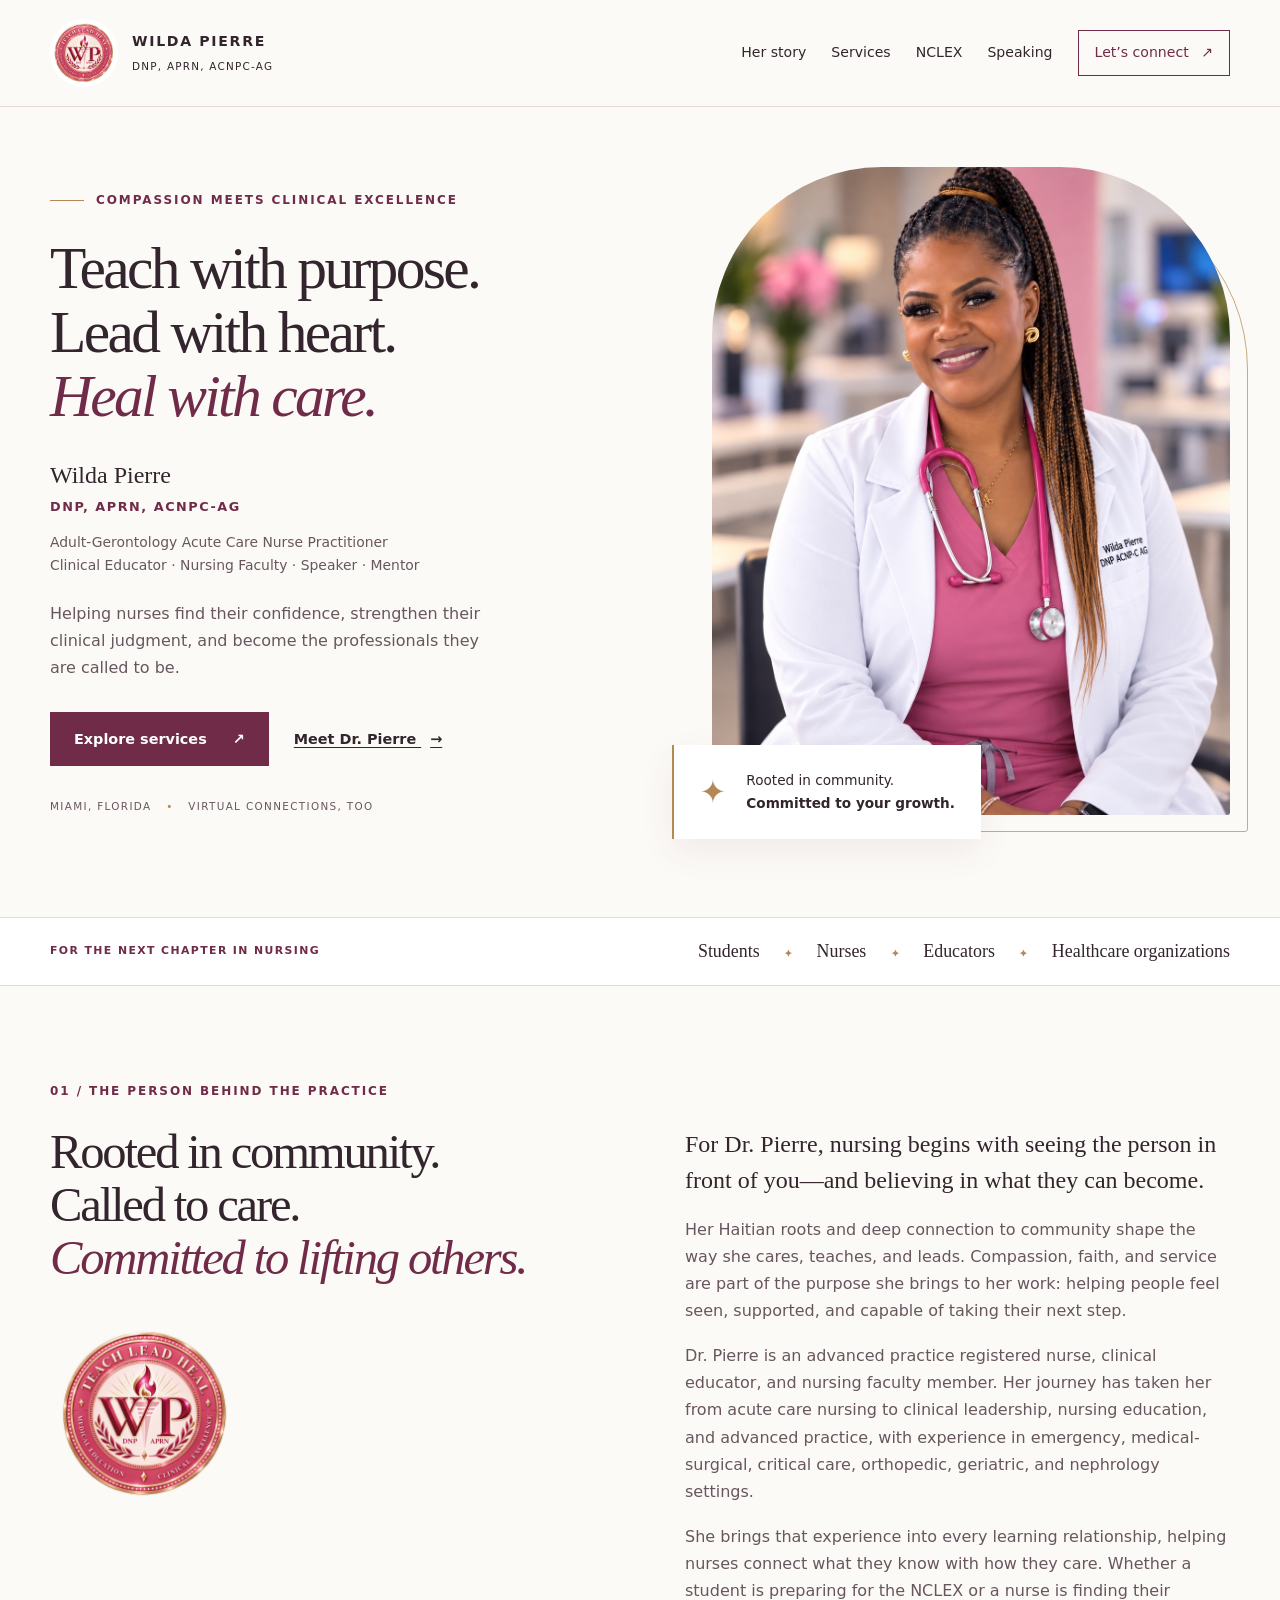
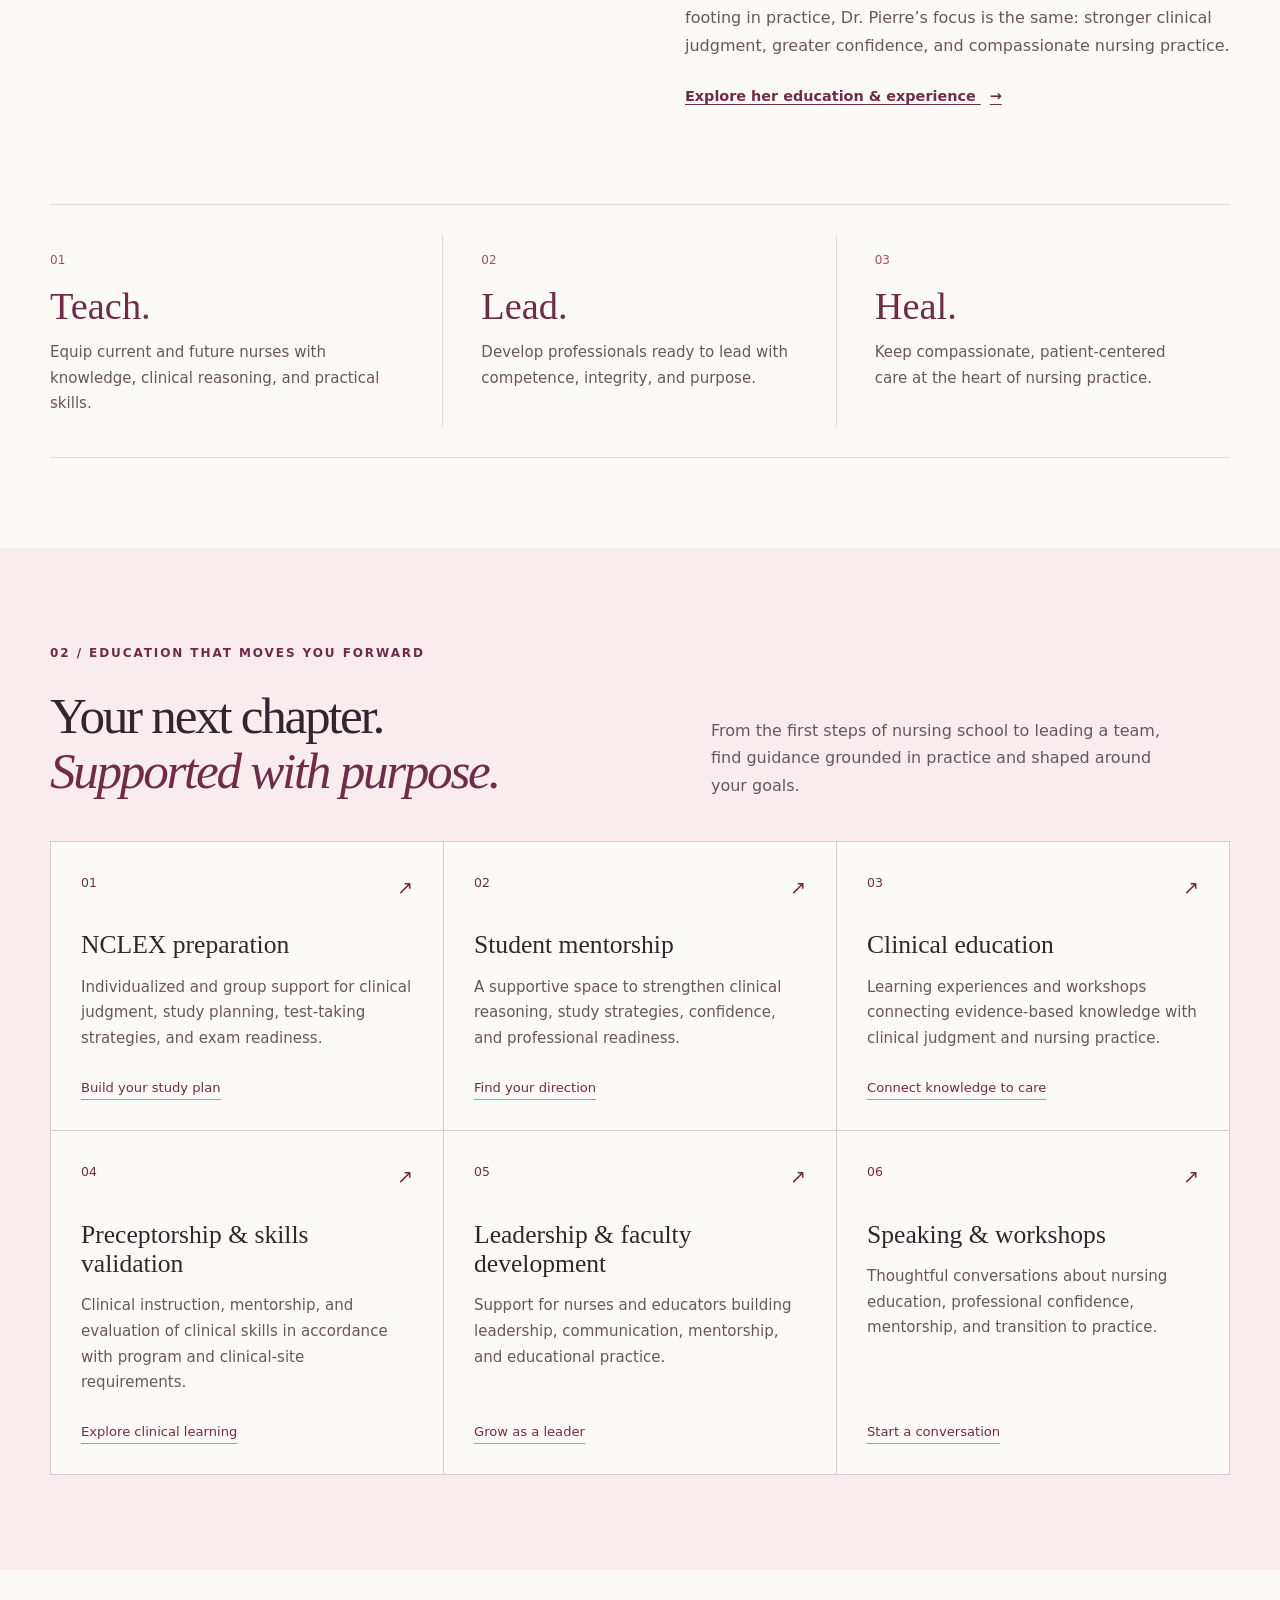
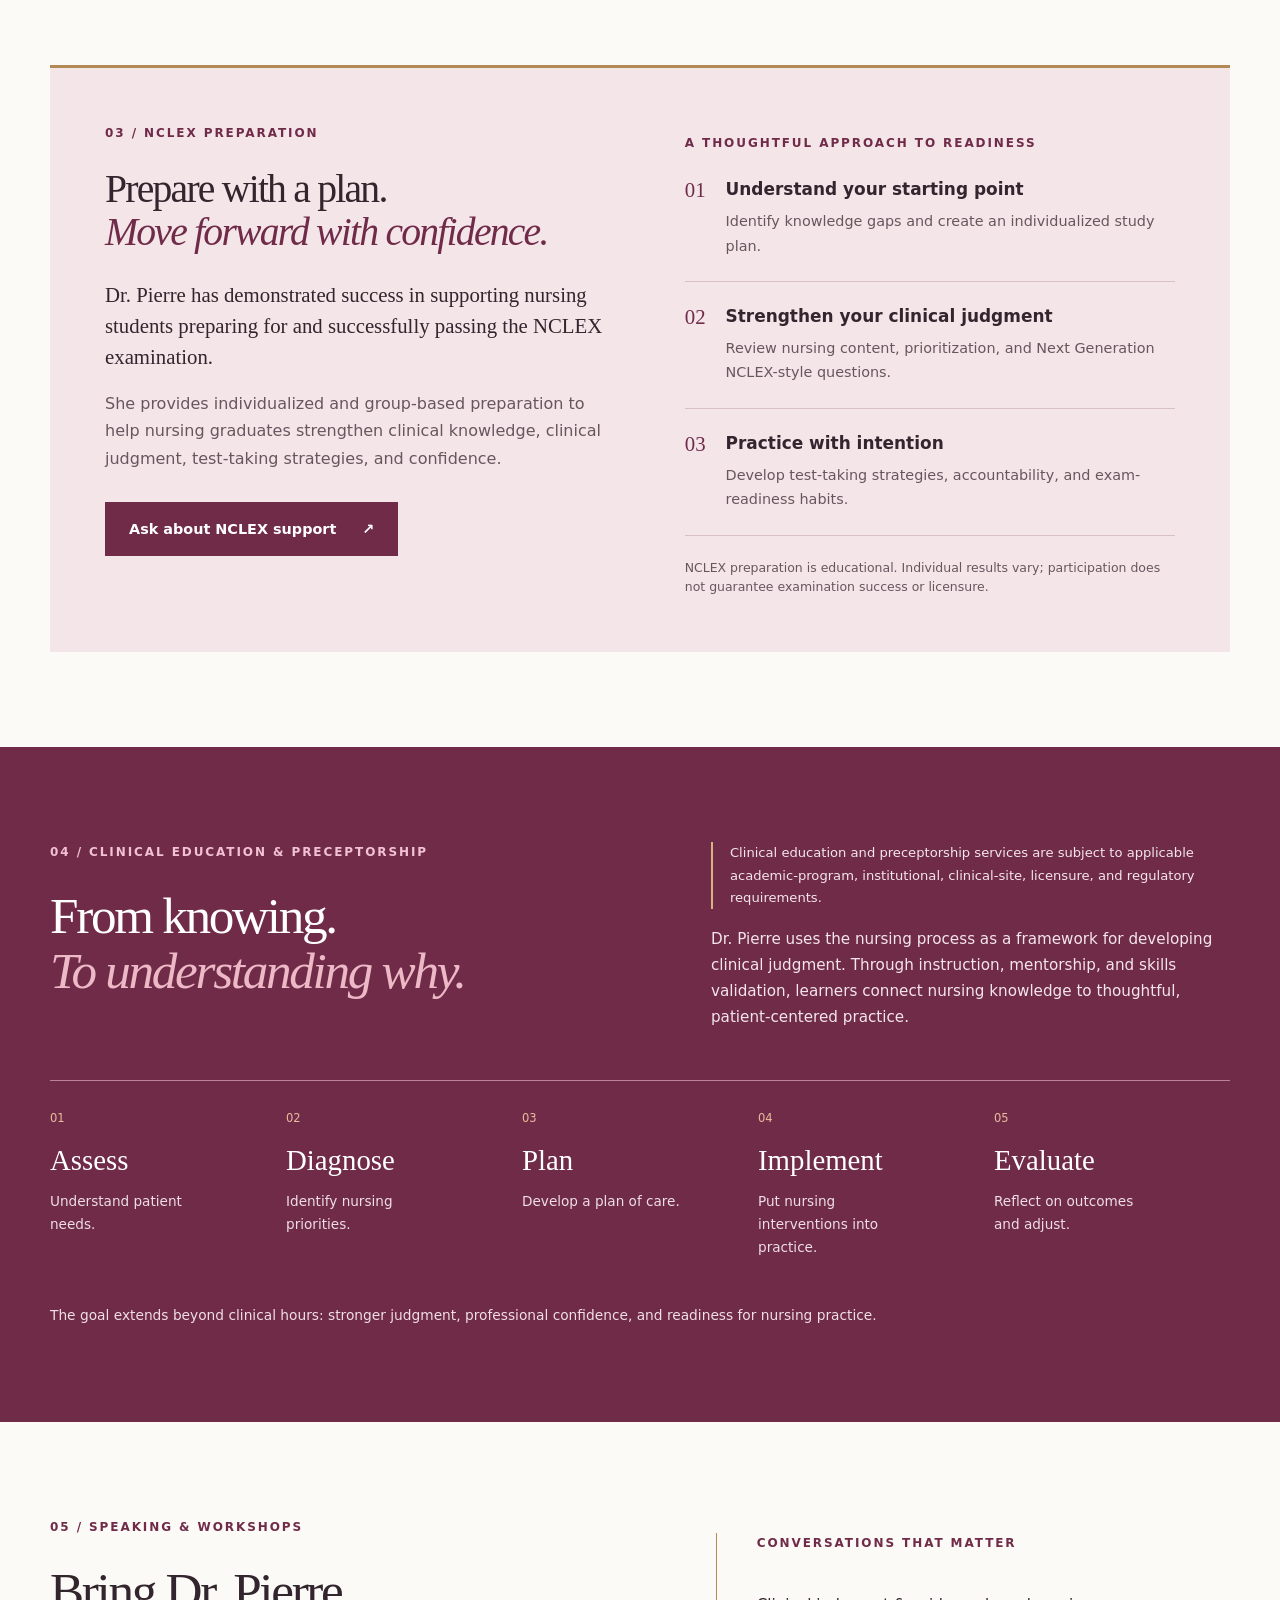
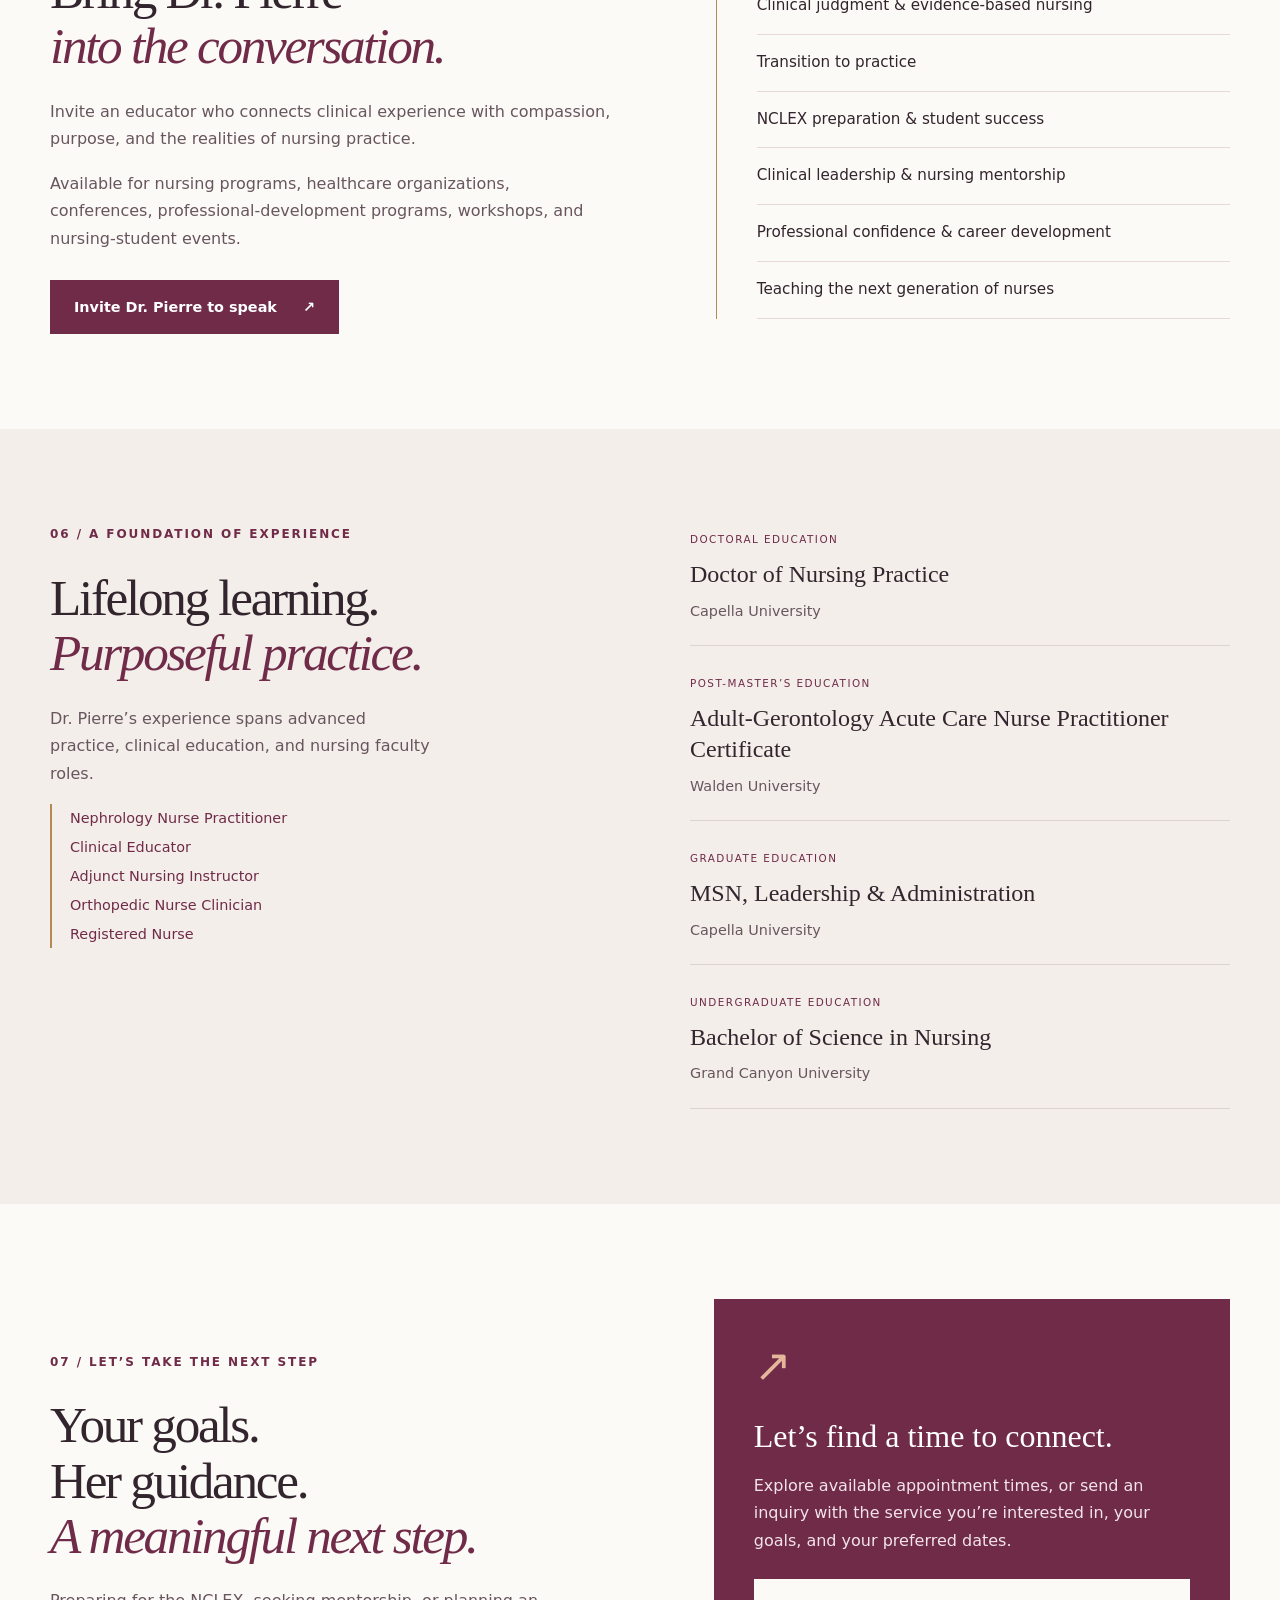
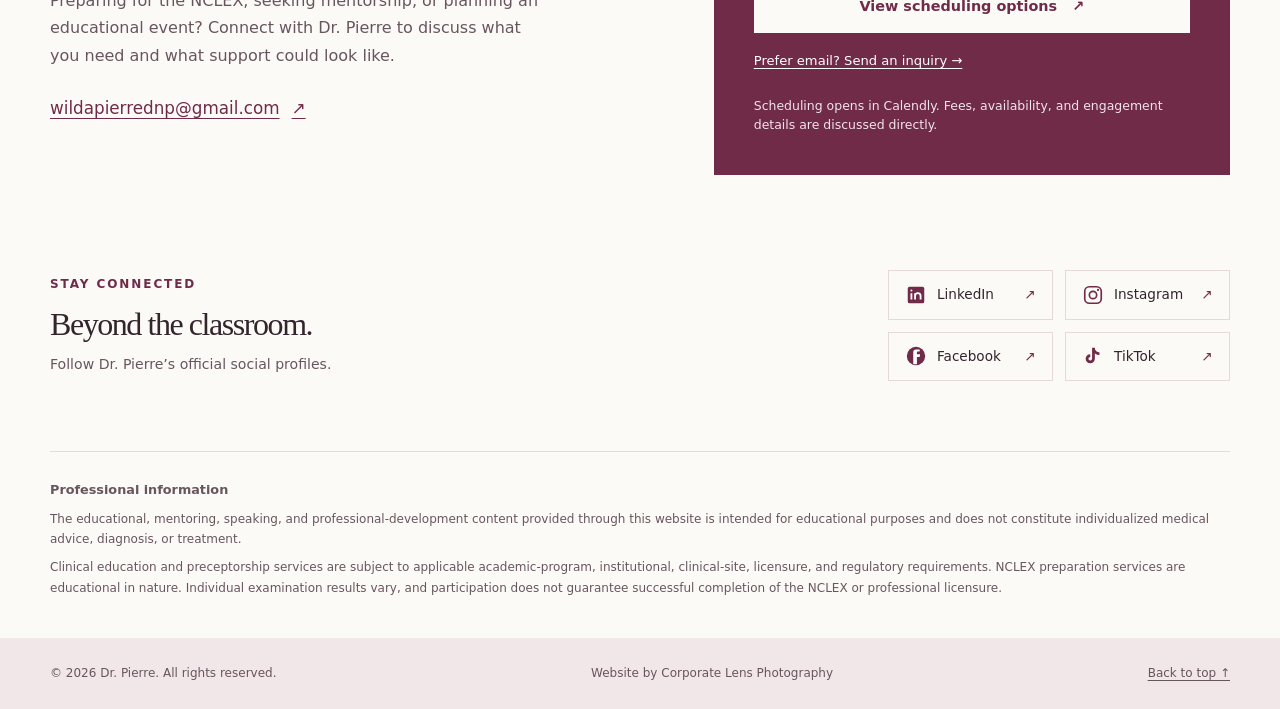
<file: index.html>
<!doctype html>
<html lang="en">
<head>
  <meta charset="utf-8">
  <meta name="viewport" content="width=device-width, initial-scale=1">
  <title>Dr. Wilda Pierre | Nursing Education, NCLEX & Mentorship</title>
  <meta name="description" content="Wilda Pierre, DNP, APRN, ACNPC-AG: nursing education, NCLEX preparation, clinical preceptorship, mentorship and speaking in Miami and virtually.">
  <link rel="canonical" href="https://wildapierrednp.com/">
  <meta name="theme-color" content="#702b49">
  <meta property="og:type" content="website">
  <meta property="og:title" content="Dr. Wilda Pierre — Teach. Lead. Heal.">
  <meta property="og:description" content="Nursing education, NCLEX preparation and mentorship grounded in clinical excellence, compassion and community.">
  <meta property="og:url" content="https://wildapierrednp.com/">
  <meta property="og:image" content="https://wildapierrednp.com/images/wp-medallion.jpg">
  <meta property="og:image:alt" content="Dr. Wilda Pierre’s pink and gold WP medallion — Teach. Lead. Heal.">
  <meta property="og:image:type" content="image/jpeg">
  <meta property="og:image:width" content="1536">
  <meta property="og:image:height" content="1536">
  <meta property="og:site_name" content="Dr. Wilda Pierre">
  <meta name="twitter:title" content="Dr. Wilda Pierre — Teach. Lead. Heal.">
  <meta name="twitter:description" content="Nursing education, NCLEX preparation and mentorship grounded in clinical excellence, compassion and community.">
  <meta name="twitter:image" content="https://wildapierrednp.com/images/wp-medallion.jpg">
  <meta name="twitter:image:alt" content="Dr. Wilda Pierre’s pink and gold WP medallion — Teach. Lead. Heal.">
  <meta name="twitter:card" content="summary_large_image">
  <link rel="icon" href="images/wp-medallion.jpg" type="image/jpeg">
  <link rel="stylesheet" href="styles.css">
  <script src="script.js" defer></script>
  <script type="application/ld+json">
{
  "@context": "https://schema.org",
  "@graph": [
    {
      "@type": "Person",
      "@id": "https://wildapierrednp.com/#dr-wilda-pierre",
      "name": "Wilda Pierre",
      "honorificSuffix": "DNP, APRN, ACNPC-AG",
      "url": "https://wildapierrednp.com/",
      "image": "https://wildapierrednp.com/images/dr-wilda-pierre-portrait.jpg",
      "jobTitle": [
        "Adult-Gerontology Acute Care Nurse Practitioner",
        "Clinical Educator",
        "Nursing Faculty",
        "Speaker",
        "Mentor"
      ],
      "description": "Dr. Wilda Pierre provides nursing education, NCLEX preparation, mentorship, clinical preceptorship and speaking in Miami, Florida, and virtually.",
      "sameAs": [
        "https://www.linkedin.com/in/wildapierrednp/",
        "https://www.instagram.com/childofgod2004/",
        "https://www.facebook.com/share/1DMZ7DeaRK/",
        "https://www.tiktok.com/@childofgod2004"
      ],
      "knowsAbout": [
        "Nursing education",
        "NCLEX preparation",
        "Clinical judgment",
        "Clinical preceptorship",
        "Nursing mentorship",
        "Nursing leadership"
      ],
      "alumniOf": [
        {
          "@type": "CollegeOrUniversity",
          "name": "Capella University"
        },
        {
          "@type": "CollegeOrUniversity",
          "name": "Walden University"
        },
        {
          "@type": "CollegeOrUniversity",
          "name": "Grand Canyon University"
        }
      ]
    },
    {
      "@type": "WebSite",
      "@id": "https://wildapierrednp.com/#website",
      "url": "https://wildapierrednp.com/",
      "name": "Dr. Wilda Pierre — Teach. Lead. Heal.",
      "publisher": {
        "@id": "https://wildapierrednp.com/#dr-wilda-pierre"
      }
    },
    {
      "@type": "WebPage",
      "@id": "https://wildapierrednp.com/#webpage",
      "url": "https://wildapierrednp.com/",
      "name": "Dr. Wilda Pierre | Nursing Education, NCLEX & Mentorship",
      "isPartOf": {
        "@id": "https://wildapierrednp.com/#website"
      },
      "about": {
        "@id": "https://wildapierrednp.com/#dr-wilda-pierre"
      },
      "inLanguage": "en-US"
    }
  ]
}
  </script>
</head>
<body>
<a class="skip-link" href="#main">Skip to content</a>
<header class="site-header">
  <div class="container header-inner">
    <a class="brand" href="#top" aria-label="Wilda Pierre, DNP, APRN, ACNPC-AG, home"><img src="images/wp-medallion.jpg" width="72" height="72" alt="WP — Teach, Lead, Heal"><span>WILDA PIERRE<small>DNP, APRN, ACNPC-AG</small></span></a>
    <button class="menu-toggle" aria-expanded="false" aria-controls="navigation" hidden>Menu <span aria-hidden="true">☰</span></button>
    <nav id="navigation" aria-label="Main navigation"><a href="#about">Her story</a><a href="#services">Services</a><a href="#nclex">NCLEX</a><a href="#speaking">Speaking</a><a class="nav-cta" href="#contact">Let’s connect <span aria-hidden="true">↗</span></a></nav>
  </div>
</header>
<main id="main">
  <section class="hero container" id="top" aria-labelledby="hero-heading">
    <div class="hero-copy">
      <p class="eyebrow"><span class="gold-rule"></span> COMPASSION MEETS CLINICAL EXCELLENCE</p>
      <h1 id="hero-heading">Teach with purpose.<br>Lead with heart.<br><em>Heal with care.</em></h1>
      <p class="hero-name">Wilda Pierre <span>DNP, APRN, ACNPC-AG</span></p>
      <p class="hero-role">Adult-Gerontology Acute Care Nurse Practitioner<br>Clinical Educator · Nursing Faculty · Speaker · Mentor</p>
      <p class="hero-intro">Helping nurses find their confidence, strengthen their clinical judgment, and become the professionals they are called to be.</p>
      <div class="button-row"><a class="button" href="#services">Explore services <span aria-hidden="true">↗</span></a><a class="text-link" href="#about">Meet Dr. Pierre <span aria-hidden="true">→</span></a></div>
      <p class="location">MIAMI, FLORIDA <span>•</span> VIRTUAL CONNECTIONS, TOO</p>
    </div>
    <div class="hero-visual">
      <figure class="portrait"><img src="images/dr-wilda-pierre-portrait.jpg" width="1121" height="1403" fetchpriority="high" alt="Dr. Pierre smiling in a white coat and pink scrubs"></figure>
      <div class="portrait-note"><span class="note-star" aria-hidden="true">✦</span><span>Rooted in community.<br><strong>Committed to your growth.</strong></span></div>
    </div>
  </section>
  <div class="audience-strip"><div class="container"><span>FOR THE NEXT CHAPTER IN NURSING</span><p>Students <b>✦</b> Nurses <b>✦</b> Educators <b>✦</b> Healthcare organizations</p></div></div>
  <section class="section container story" id="about" aria-labelledby="about-heading">
    <div class="story-heading"><p class="eyebrow">01 / THE PERSON BEHIND THE PRACTICE</p><h2 id="about-heading">Rooted in community.<br>Called to care.<br><em>Committed to lifting others.</em></h2><img class="story-seal" src="images/wp-medallion.jpg" width="190" height="190" loading="lazy" alt="Dr. Pierre’s pink and gold WP medallion: Teach, Lead, Heal"></div>
    <div class="story-copy"><p class="lead">For Dr. Pierre, nursing begins with seeing the person in front of you—and believing in what they can become.</p><p>Her Haitian roots and deep connection to community shape the way she cares, teaches, and leads. Compassion, faith, and service are part of the purpose she brings to her work: helping people feel seen, supported, and capable of taking their next step.</p><p>Dr. Pierre is an advanced practice registered nurse, clinical educator, and nursing faculty member. Her journey has taken her from acute care nursing to clinical leadership, nursing education, and advanced practice, with experience in emergency, medical-surgical, critical care, orthopedic, geriatric, and nephrology settings.</p><p>She brings that experience into every learning relationship, helping nurses connect what they know with how they care. Whether a student is preparing for the NCLEX or a nurse is finding their footing in practice, Dr. Pierre’s focus is the same: stronger clinical judgment, greater confidence, and compassionate nursing practice.</p><a class="text-link" href="#credentials">Explore her education & experience <span aria-hidden="true">→</span></a></div>
  </section>
  <section class="philosophy container" aria-label="Dr. Pierre’s philosophy of nursing"><article><span>01</span><h3>Teach.</h3><p>Equip current and future nurses with knowledge, clinical reasoning, and practical skills.</p></article><article><span>02</span><h3>Lead.</h3><p>Develop professionals ready to lead with competence, integrity, and purpose.</p></article><article><span>03</span><h3>Heal.</h3><p>Keep compassionate, patient-centered care at the heart of nursing practice.</p></article></section>
  <section class="section services" id="services" aria-labelledby="services-heading"><div class="container">
    <div class="section-heading"><div><p class="eyebrow">02 / EDUCATION THAT MOVES YOU FORWARD</p><h2 id="services-heading">Your next chapter.<br><em>Supported with purpose.</em></h2></div><p>From the first steps of nursing school to leading a team, find guidance grounded in practice and shaped around your goals.</p></div>
    <div class="service-grid">
      <a class="service-card" href="#nclex"><span class="service-index">01 <span aria-hidden="true">↗</span></span><h3>NCLEX preparation</h3><p>Individualized and group support for clinical judgment, study planning, test-taking strategies, and exam readiness.</p><span class="service-link">Build your study plan</span></a>
      <a class="service-card" href="#contact"><span class="service-index">02 <span aria-hidden="true">↗</span></span><h3>Student mentorship</h3><p>A supportive space to strengthen clinical reasoning, study strategies, confidence, and professional readiness.</p><span class="service-link">Find your direction</span></a>
      <a class="service-card" href="#clinical"><span class="service-index">03 <span aria-hidden="true">↗</span></span><h3>Clinical education</h3><p>Learning experiences and workshops connecting evidence-based knowledge with clinical judgment and nursing practice.</p><span class="service-link">Connect knowledge to care</span></a>
      <a class="service-card" href="#clinical"><span class="service-index">04 <span aria-hidden="true">↗</span></span><h3>Preceptorship & skills validation</h3><p>Clinical instruction, mentorship, and evaluation of clinical skills in accordance with program and clinical-site requirements.</p><span class="service-link">Explore clinical learning</span></a>
      <a class="service-card" href="#contact"><span class="service-index">05 <span aria-hidden="true">↗</span></span><h3>Leadership & faculty development</h3><p>Support for nurses and educators building leadership, communication, mentorship, and educational practice.</p><span class="service-link">Grow as a leader</span></a>
      <a class="service-card" href="#speaking"><span class="service-index">06 <span aria-hidden="true">↗</span></span><h3>Speaking & workshops</h3><p>Thoughtful conversations about nursing education, professional confidence, mentorship, and transition to practice.</p><span class="service-link">Start a conversation</span></a>
    </div>
  </div></section>
  <section class="section container" id="nclex" aria-labelledby="nclex-heading"><div class="nclex-panel">
    <div><p class="eyebrow">03 / NCLEX PREPARATION</p><h2 id="nclex-heading">Prepare with a plan.<br><em>Move forward with confidence.</em></h2><p class="lead">Dr. Pierre has demonstrated success in supporting nursing students preparing for and successfully passing the NCLEX examination.</p><p>She provides individualized and group-based preparation to help nursing graduates strengthen clinical knowledge, clinical judgment, test-taking strategies, and confidence.</p><a class="button" href="mailto:wildapierrednp@gmail.com?subject=NCLEX%20Preparation%20Inquiry">Ask about NCLEX support <span aria-hidden="true">↗</span></a></div>
    <div class="nclex-details"><p class="eyebrow">A THOUGHTFUL APPROACH TO READINESS</p><ul class="numbered-list"><li><span>01</span><div><h3>Understand your starting point</h3><p>Identify knowledge gaps and create an individualized study plan.</p></div></li><li><span>02</span><div><h3>Strengthen your clinical judgment</h3><p>Review nursing content, prioritization, and Next Generation NCLEX-style questions.</p></div></li><li><span>03</span><div><h3>Practice with intention</h3><p>Develop test-taking strategies, accountability, and exam-readiness habits.</p></div></li></ul><p class="fine-print">NCLEX preparation is educational. Individual results vary; participation does not guarantee examination success or licensure.</p></div>
  </div></section>
  <section class="section clinical" id="clinical" aria-labelledby="clinical-heading"><div class="container">
    <div class="section-heading"><div><p class="eyebrow">04 / CLINICAL EDUCATION & PRECEPTORSHIP</p><h2 id="clinical-heading">From knowing.<br><em>To understanding why.</em></h2></div><div><p class="scope-note">Clinical education and preceptorship services are subject to applicable academic-program, institutional, clinical-site, licensure, and regulatory requirements.</p><p>Dr. Pierre uses the nursing process as a framework for developing clinical judgment. Through instruction, mentorship, and skills validation, learners connect nursing knowledge to thoughtful, patient-centered practice.</p></div></div>
    <ol class="process"><li><span>01</span><h3>Assess</h3><p>Understand patient needs.</p></li><li><span>02</span><h3>Diagnose</h3><p>Identify nursing priorities.</p></li><li><span>03</span><h3>Plan</h3><p>Develop a plan of care.</p></li><li><span>04</span><h3>Implement</h3><p>Put nursing interventions into practice.</p></li><li><span>05</span><h3>Evaluate</h3><p>Reflect on outcomes and adjust.</p></li></ol>
    <p class="clinical-closing">The goal extends beyond clinical hours: stronger judgment, professional confidence, and readiness for nursing practice.</p>
  </div></section>
  <section class="section container speaking" id="speaking" aria-labelledby="speaking-heading"><div><p class="eyebrow">05 / SPEAKING & WORKSHOPS</p><h2 id="speaking-heading">Bring Dr. Pierre<br><em>into the conversation.</em></h2><p>Invite an educator who connects clinical experience with compassion, purpose, and the realities of nursing practice.</p><p>Available for nursing programs, healthcare organizations, conferences, professional-development programs, workshops, and nursing-student events.</p><a class="button" href="mailto:wildapierrednp@gmail.com?subject=Speaking%20Engagement%20Inquiry">Invite Dr. Pierre to speak <span aria-hidden="true">↗</span></a></div><div class="topics"><p class="eyebrow">CONVERSATIONS THAT MATTER</p><ul><li>Clinical judgment & evidence-based nursing</li><li>Transition to practice</li><li>NCLEX preparation & student success</li><li>Clinical leadership & nursing mentorship</li><li>Professional confidence & career development</li><li>Teaching the next generation of nurses</li></ul></div></section>
  <section class="section credentials" id="credentials" aria-labelledby="credentials-heading"><div class="container credentials-grid"><div><p class="eyebrow">06 / A FOUNDATION OF EXPERIENCE</p><h2 id="credentials-heading">Lifelong learning.<br><em>Purposeful practice.</em></h2><p class="credentials-intro">Dr. Pierre’s experience spans advanced practice, clinical education, and nursing faculty roles.</p><p class="roles">Nephrology Nurse Practitioner<br>Clinical Educator<br>Adjunct Nursing Instructor<br>Orthopedic Nurse Clinician<br>Registered Nurse</p></div><div class="education-list"><article><span>DOCTORAL EDUCATION</span><h3>Doctor of Nursing Practice</h3><p>Capella University</p></article><article><span>POST-MASTER’S EDUCATION</span><h3>Adult-Gerontology Acute Care Nurse Practitioner Certificate</h3><p>Walden University</p></article><article><span>GRADUATE EDUCATION</span><h3>MSN, Leadership & Administration</h3><p>Capella University</p></article><article><span>UNDERGRADUATE EDUCATION</span><h3>Bachelor of Science in Nursing</h3><p>Grand Canyon University</p></article></div></div></section>
  <section class="section container" id="contact" aria-labelledby="contact-heading"><div class="contact-panel"><div><p class="eyebrow">07 / LET’S TAKE THE NEXT STEP</p><h2 id="contact-heading">Your goals.<br>Her guidance.<br><em>A meaningful next step.</em></h2><p>Preparing for the NCLEX, seeking mentorship, or planning an educational event? Connect with Dr. Pierre to discuss what you need and what support could look like.</p><a class="contact-email" href="mailto:wildapierrednp@gmail.com">wildapierrednp@gmail.com <span aria-hidden="true">↗</span></a></div><div class="booking"><span class="booking-icon" aria-hidden="true">↗</span><h3>Let’s find a time to connect.</h3><p>Explore available appointment times, or send an inquiry with the service you’re interested in, your goals, and your preferred dates.</p><a class="button light" data-booking-link href="https://calendly.com/wildapierrednp" target="_blank" rel="noopener noreferrer">View scheduling options <span aria-hidden="true">↗</span></a><a class="booking-email" href="mailto:wildapierrednp@gmail.com?subject=Education%20and%20Mentorship%20Inquiry">Prefer email? Send an inquiry →</a><p class="fine-print">Scheduling opens in Calendly. Fees, availability, and engagement details are discussed directly.</p></div></div></section>
  <section class="social-section container" id="social" aria-labelledby="social-heading"><div><p class="eyebrow">STAY CONNECTED</p><h2 id="social-heading">Beyond the classroom.</h2><p>Follow Dr. Pierre’s official social profiles.</p></div><div class="social-links">
    <a href="https://www.linkedin.com/in/wildapierrednp/" target="_blank" rel="noopener noreferrer"><svg viewBox="0 0 24 24" aria-hidden="true"><rect x="3" y="3" width="18" height="18" rx="2" fill="currentColor"/><path d="M7 10v7m4 0v-7m0 3c0-4 6-4 6 0v4" fill="none" stroke="white" stroke-width="2"/><circle cx="7" cy="7" r="1.1" fill="white"/></svg>LinkedIn <span aria-hidden="true">↗</span></a>
    <a href="https://www.instagram.com/childofgod2004/" target="_blank" rel="noopener noreferrer"><svg viewBox="0 0 24 24" aria-hidden="true"><rect x="3" y="3" width="18" height="18" rx="5" fill="none" stroke="currentColor" stroke-width="1.8"/><circle cx="12" cy="12" r="4" fill="none" stroke="currentColor" stroke-width="1.8"/><circle cx="17.5" cy="6.5" r="1.2" fill="currentColor"/></svg>Instagram <span aria-hidden="true">↗</span></a>
    <a href="https://www.facebook.com/share/1DMZ7DeaRK/" target="_blank" rel="noopener noreferrer"><svg viewBox="0 0 24 24" aria-hidden="true"><circle cx="12" cy="12" r="10" fill="currentColor"/><path d="M14 5h-2c-2 0-3 1-3 3v13h4V13h3l.5-3H13V8c0-.5.3-1 1-1h2V5z" fill="white"/></svg>Facebook <span aria-hidden="true">↗</span></a>
    <a href="https://www.tiktok.com/@childofgod2004" target="_blank" rel="noopener noreferrer"><svg viewBox="0 0 24 24" aria-hidden="true"><path d="M14 3v12a5 5 0 1 1-5-5v3a2 2 0 1 0 2 2V3h3c0 3 2 5 5 5v3c-2 0-4-1-5-2" fill="currentColor"/></svg>TikTok <span aria-hidden="true">↗</span></a>
  </div></section>
  <section class="disclaimer container" aria-labelledby="disclaimer-heading"><h2 id="disclaimer-heading">Professional information</h2><p>The educational, mentoring, speaking, and professional-development content provided through this website is intended for educational purposes and does not constitute individualized medical advice, diagnosis, or treatment.</p><p>Clinical education and preceptorship services are subject to applicable academic-program, institutional, clinical-site, licensure, and regulatory requirements. NCLEX preparation services are educational in nature. Individual examination results vary, and participation does not guarantee successful completion of the NCLEX or professional licensure.</p></section>

</main>
<footer class="site-footer"><div class="container footer-bottom"><p>© <span id="year">2026</span> Dr. Pierre. All rights reserved.</p><p>Website by Corporate Lens Photography</p><a href="#top">Back to top ↑</a></div></footer>
</body>
</html>
</file>
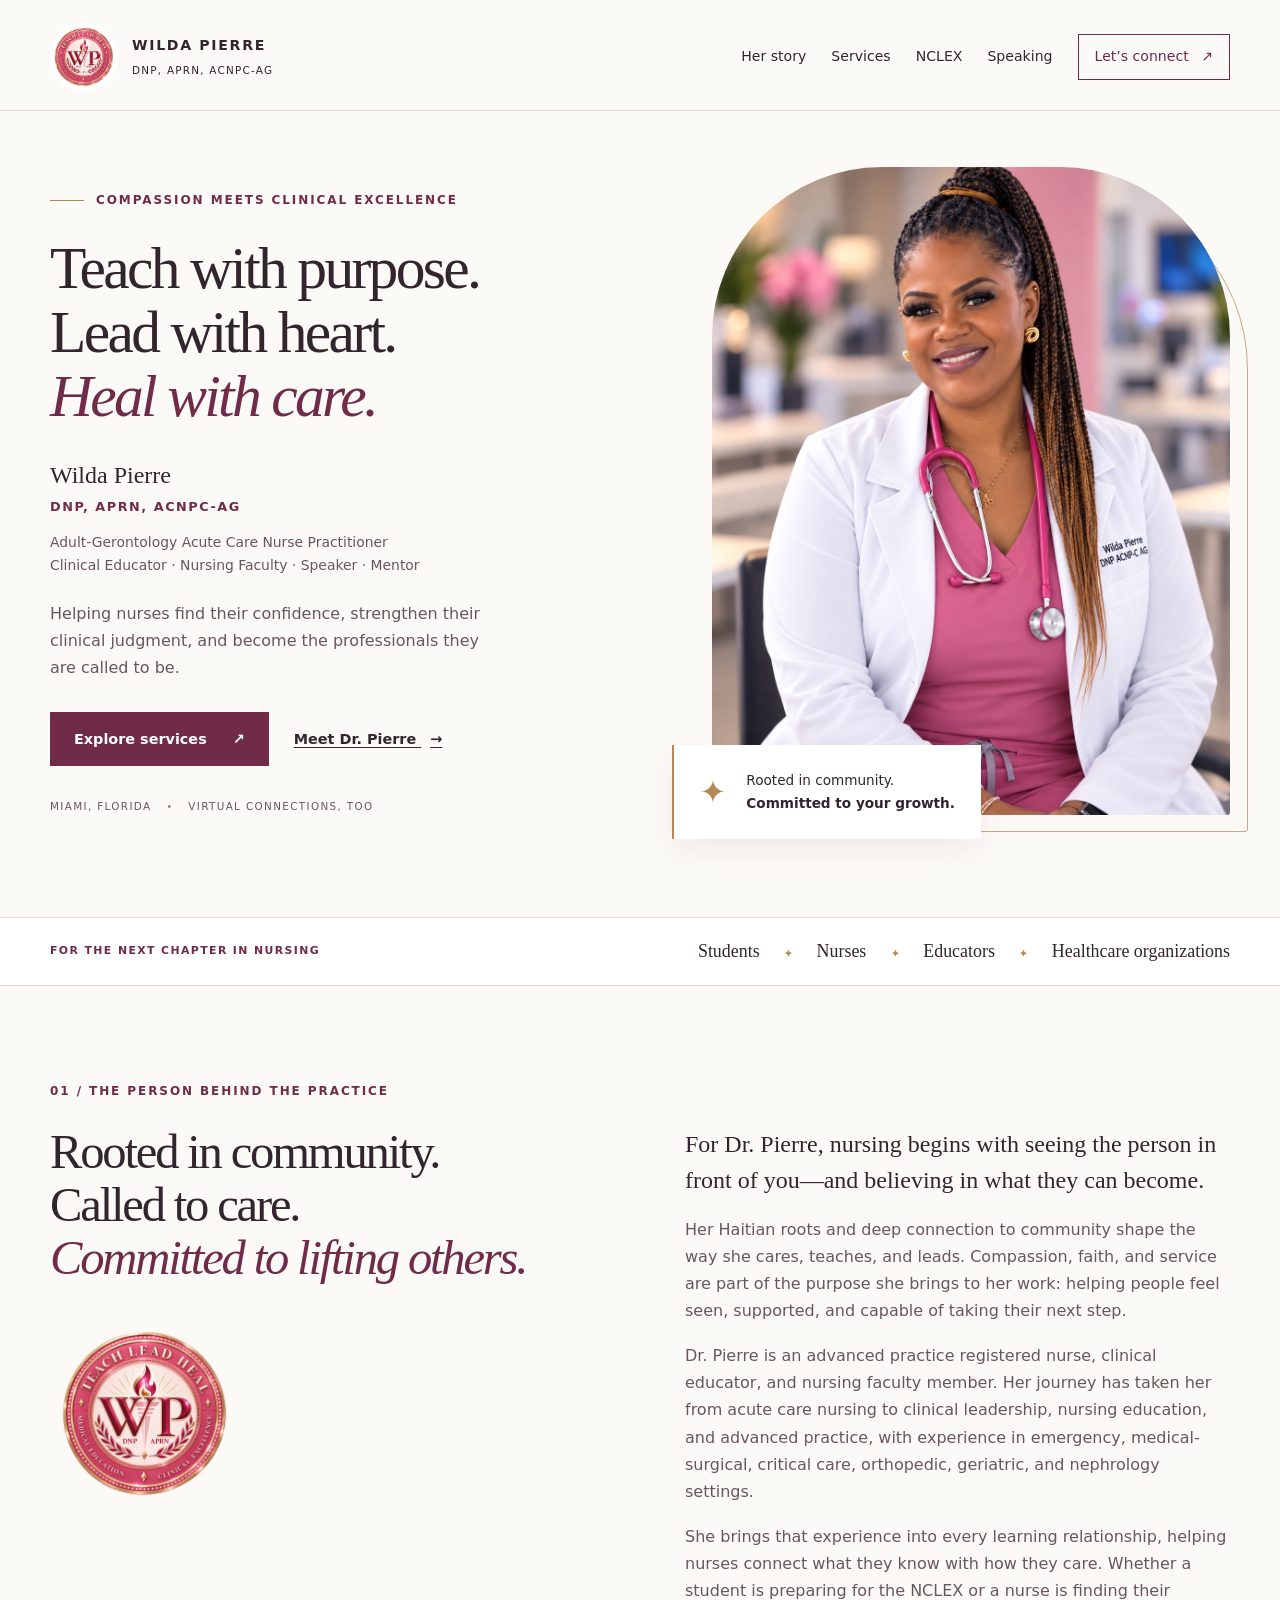
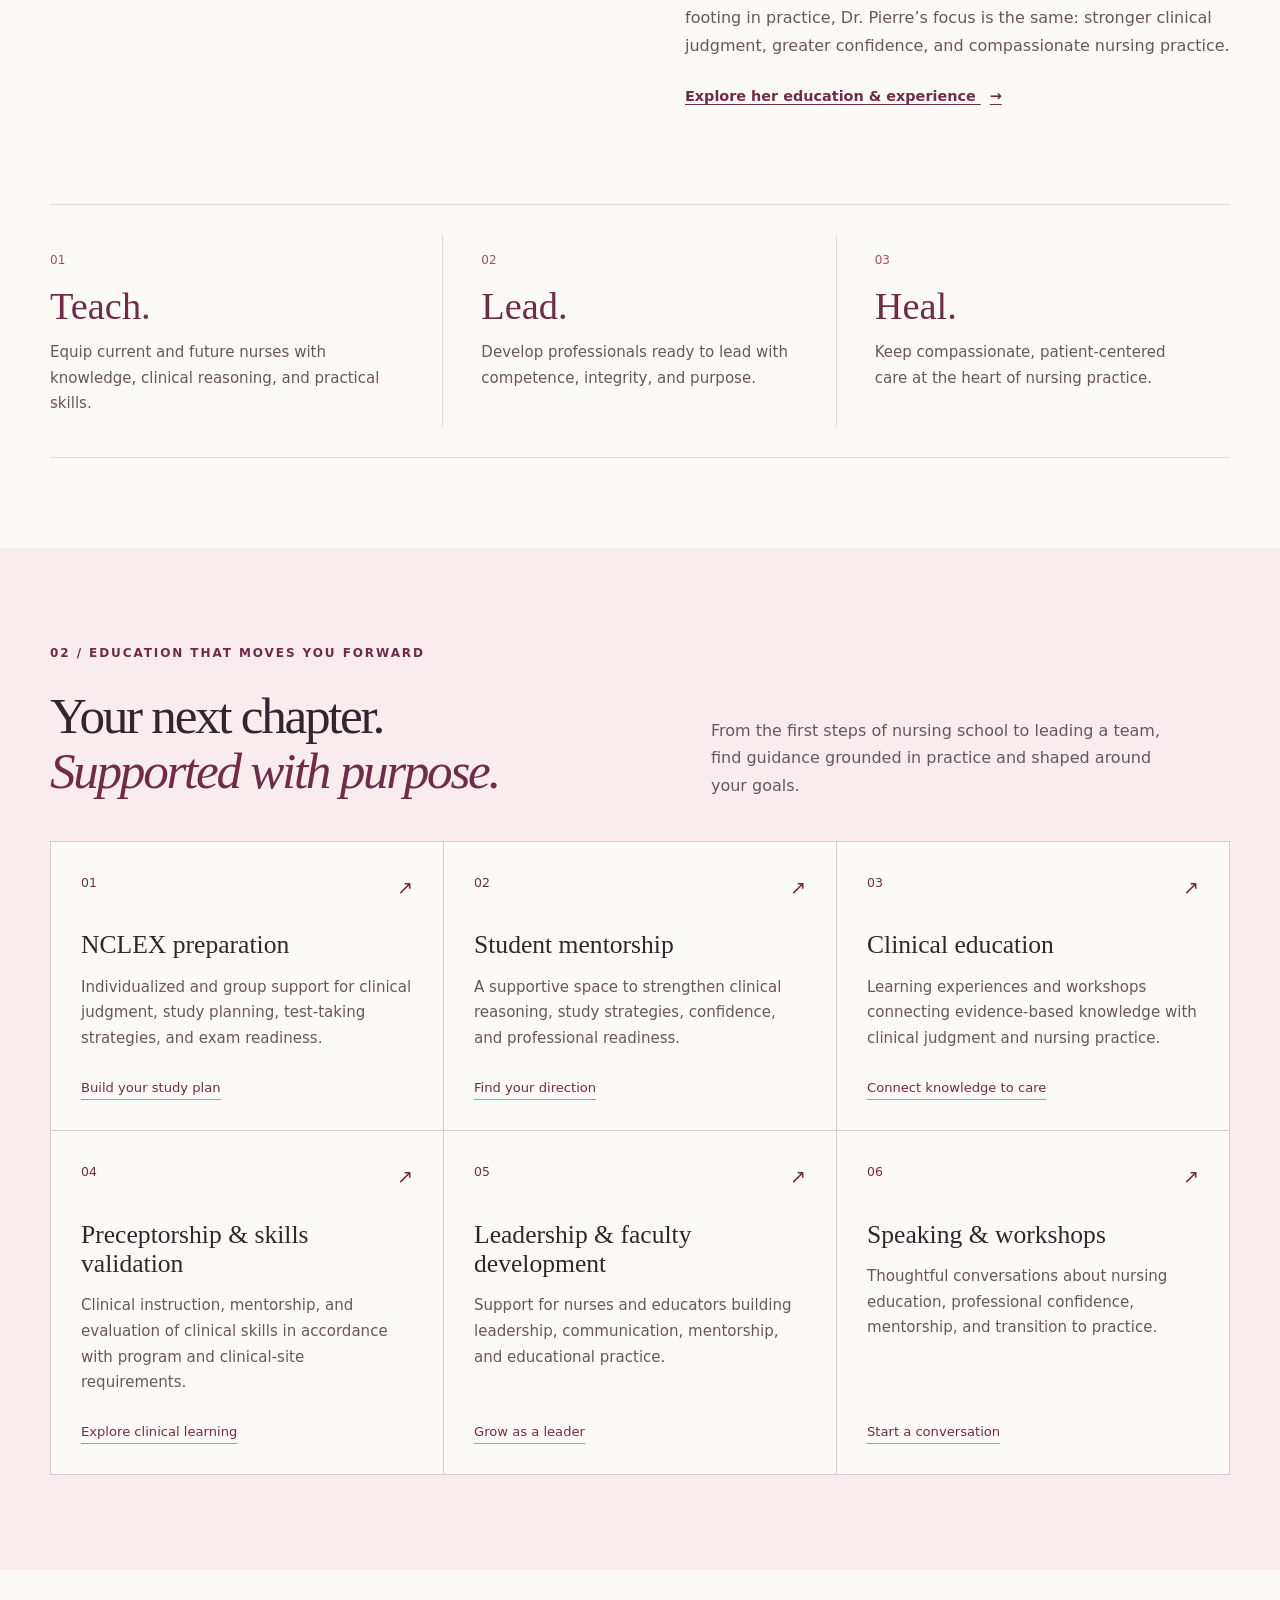
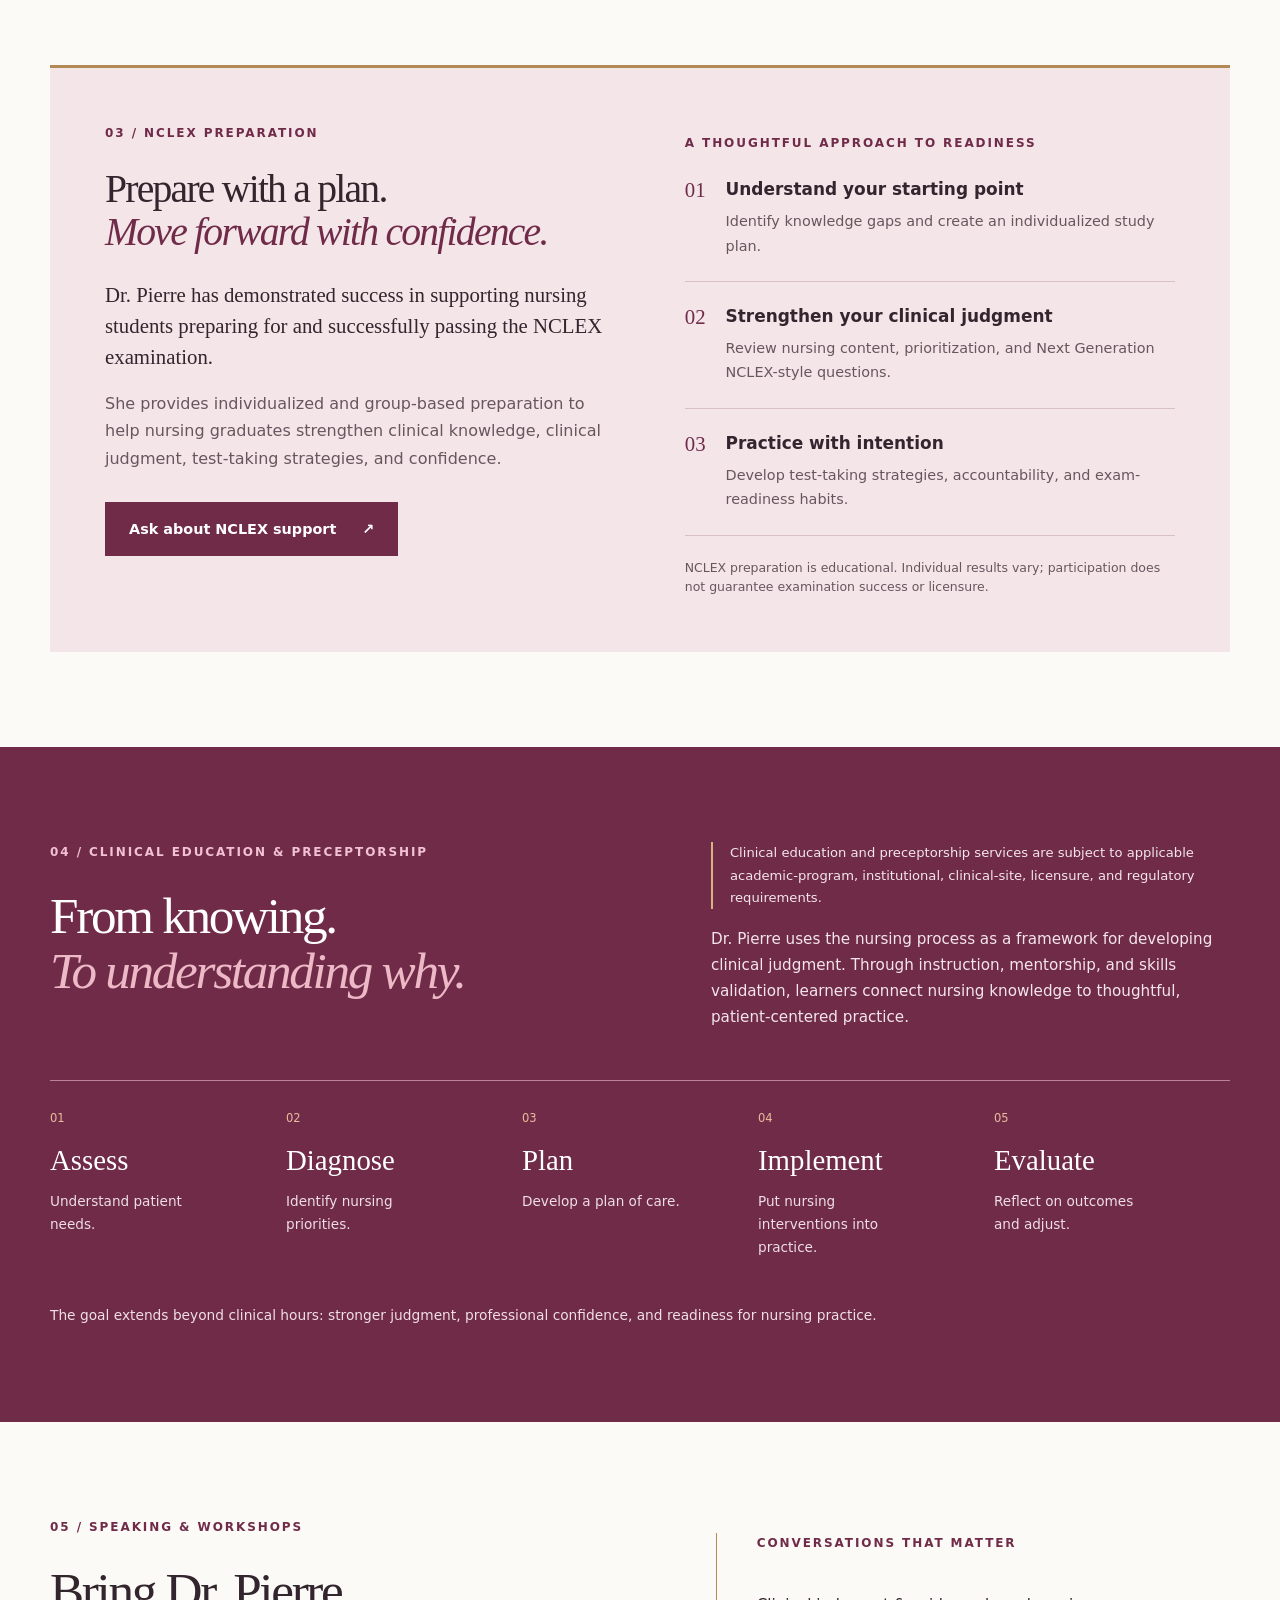
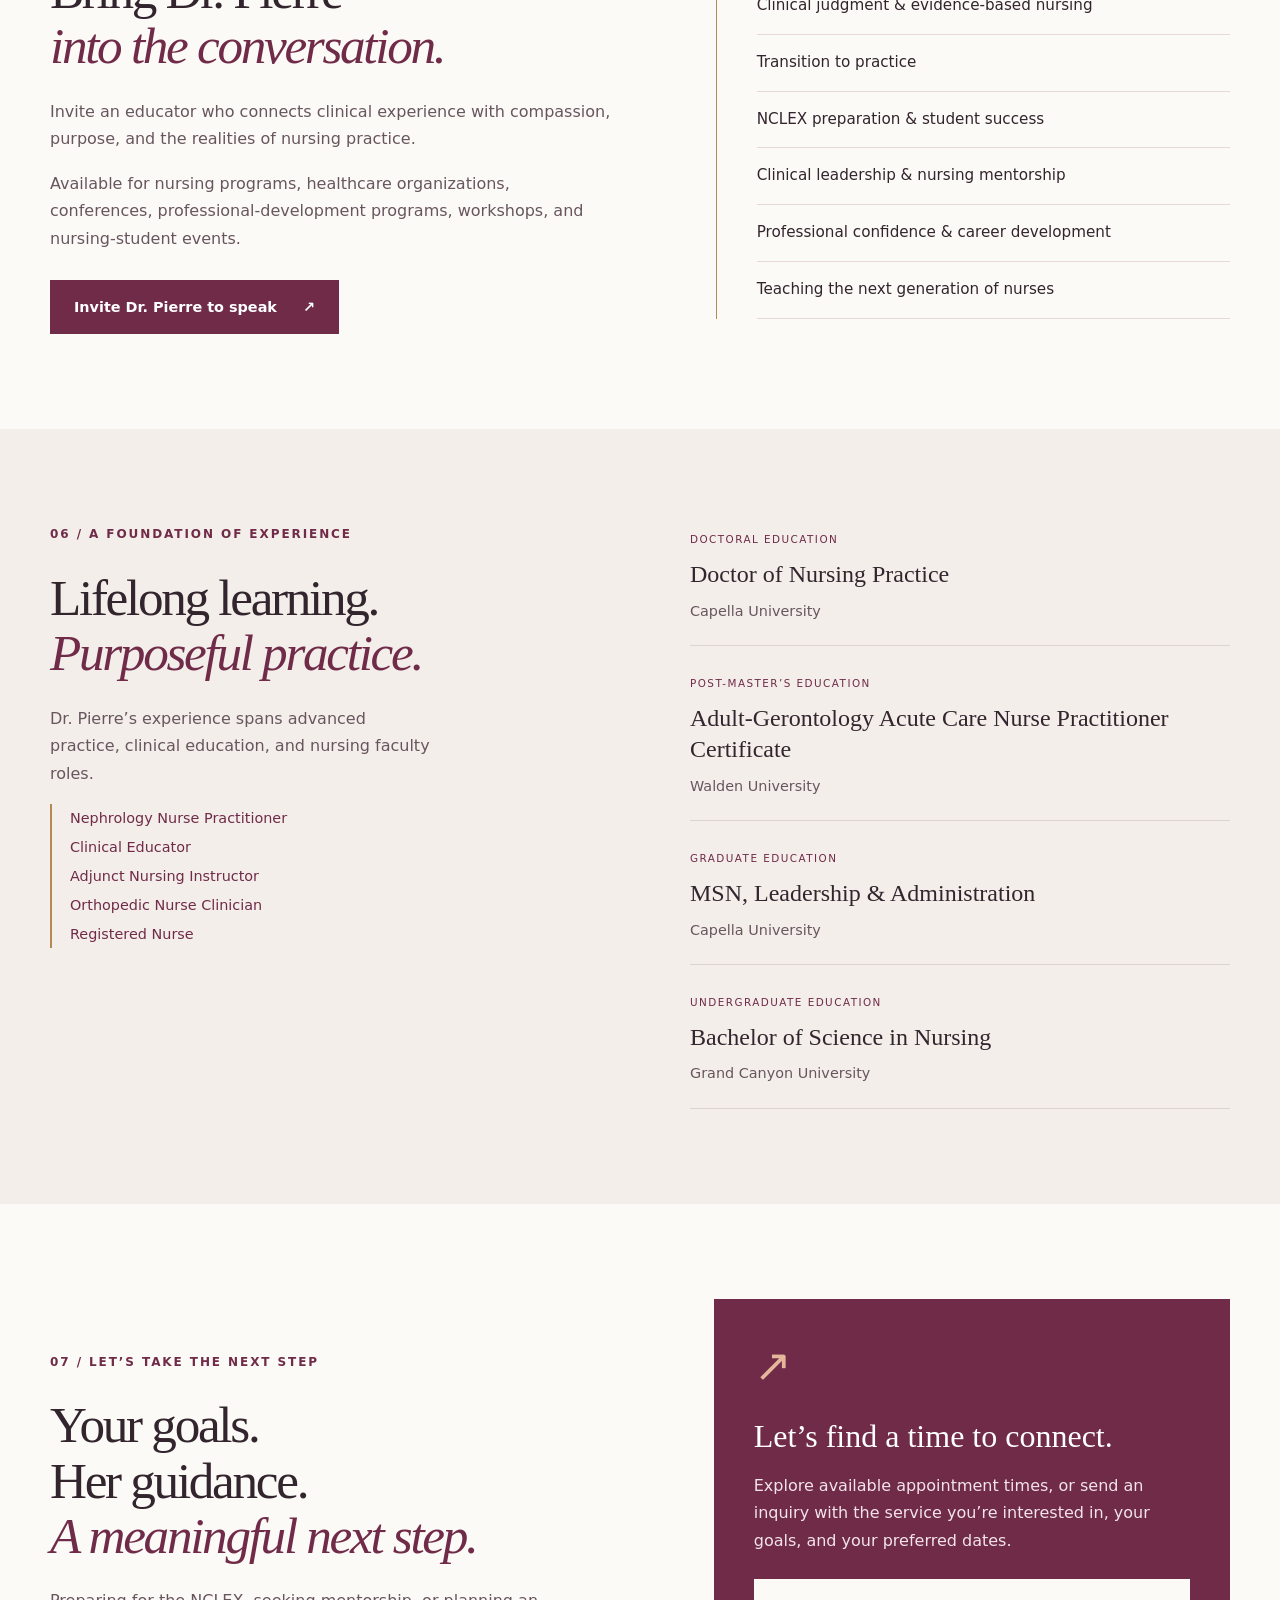
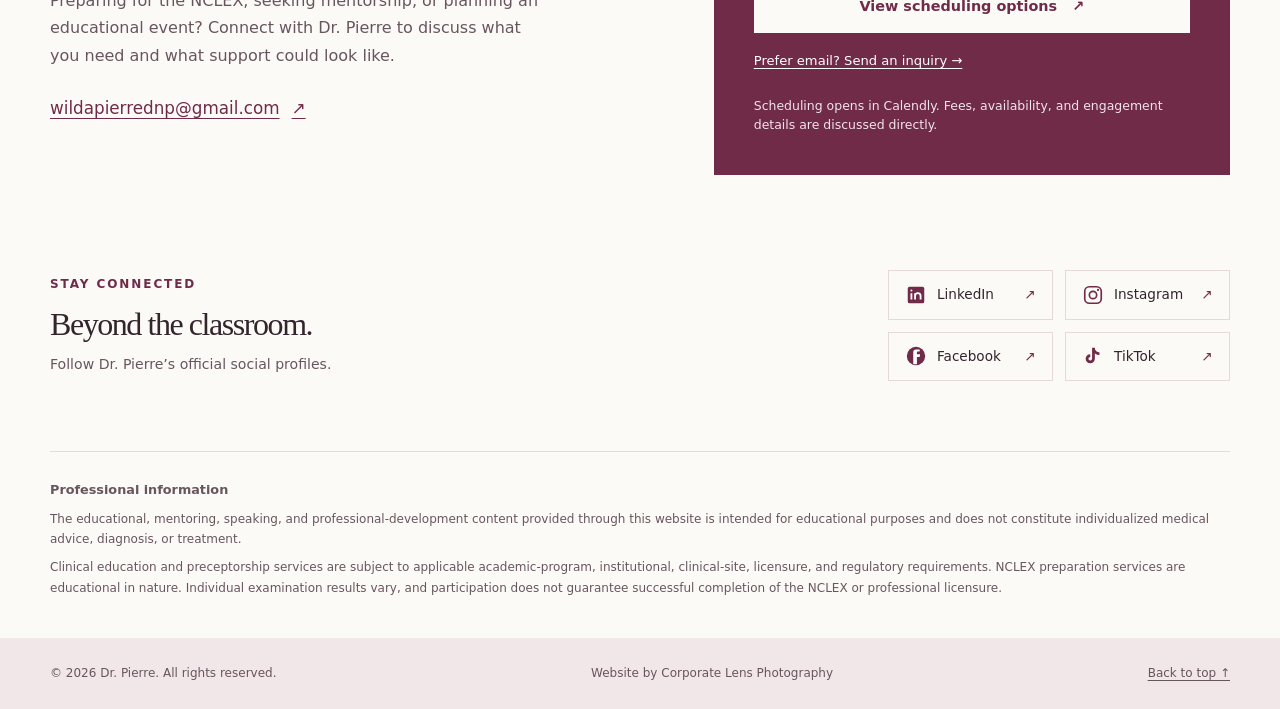
<file: medical-education.html>
<!doctype html>
<html lang="en"><head><meta charset="utf-8"><meta name="viewport" content="width=device-width, initial-scale=1"><title>Clinical Education | Dr. Wilda Pierre</title><meta name="description" content="Explore Dr. Wilda Pierre’s clinical education, preceptorship and skills validation services."><link rel="canonical" href="https://wildapierrednp.com/"><meta http-equiv="refresh" content="0; url=/#clinical"><link rel="stylesheet" href="styles.css"></head><body><main class="container section"><p class="eyebrow">DR. WILDA PIERRE</p><h1>Clinical education<br>& preceptorship</h1><p>Our clinical education information is now part of Dr. Pierre’s updated website.</p><p><a class="button" href="/#clinical">Explore clinical education →</a></p></main></body></html>
</file>
<file: styles.css>
:root{--ivory:#fcfaf7;--white:#fff;--blush:#f8ecef;--rose:#ad496b;--berry:#702b49;--ink:#32252d;--muted:#68565f;--gold:#b38955;--line:#e7d9d9;--serif:Georgia,'Times New Roman',serif;--sans:ui-sans-serif,system-ui,-apple-system,BlinkMacSystemFont,'Segoe UI',sans-serif}
*{box-sizing:border-box}html{scroll-behavior:smooth;scroll-padding-top:112px}body{margin:0;background:var(--ivory);color:var(--ink);font:1rem/1.7 var(--sans)}a{color:inherit;text-underline-offset:.22em}img{max-width:100%;display:block}button,a{-webkit-tap-highlight-color:transparent}button{font:inherit}a:focus-visible,button:focus-visible,summary:focus-visible{outline:3px solid var(--berry);outline-offset:5px}h1,h2,h3,p,figure{margin:0}h1,h2,h3{font-weight:400}h1,h2{font-family:var(--serif);letter-spacing:-.045em;line-height:1.08}h2{font-size:clamp(2.2rem,4vw,3.6rem)}h3{font-size:1.25rem;line-height:1.4}em{color:var(--berry);font-weight:400}p+p{margin-top:1.1rem}.container{width:min(1180px,calc(100% - 80px));margin-inline:auto}.skip-link{position:absolute;top:-100px;left:20px;background:var(--berry);color:white;padding:12px 20px;z-index:20}.skip-link:focus{top:12px}.site-header{position:sticky;top:0;z-index:10;background:rgba(252,250,247,.97);border-bottom:1px solid var(--line)}.header-inner{display:flex;align-items:center;justify-content:space-between;gap:24px;min-height:106px}.brand{display:flex;gap:14px;align-items:center;text-decoration:none;letter-spacing:.12em;font-size:.88rem;font-weight:650}.brand img{border-radius:50%;width:68px;height:68px}.brand small{display:block;font-size:.65rem;font-weight:500;letter-spacing:.12em;margin-top:4px}nav{display:flex;align-items:center;gap:25px;font-size:.88rem}nav a{text-decoration:none}nav a:hover{color:var(--berry)}.nav-cta{border:1px solid var(--berry);padding:10px 16px;color:var(--berry)}.nav-cta span{margin-left:8px}.menu-toggle{display:none}.hero{display:grid;grid-template-columns:1.1fr 1fr;align-items:center;gap:66px;padding-top:60px;padding-bottom:78px}.eyebrow{font-size:.75rem;font-weight:650;letter-spacing:.16em;color:var(--berry);display:flex;align-items:center;gap:12px;margin-bottom:25px}.gold-rule{display:inline-block;height:1px;width:34px;background:var(--gold);flex-shrink:0}h1{font-size:clamp(2.8rem,4.65vw,4.4rem)}.hero-name{font:1.5rem/1.4 var(--serif);margin-top:30px}.hero-name span{display:block;font:600 .8rem/1.6 var(--sans);letter-spacing:.12em;margin-top:5px;color:var(--berry)}.hero-role{font-size:.87rem;color:var(--muted);margin-top:13px}.hero-intro{max-width:450px;margin-top:22px;color:var(--muted)}.button-row{display:flex;align-items:center;flex-wrap:wrap;gap:25px;margin-top:30px}.button{display:inline-flex;align-items:center;justify-content:center;gap:26px;background:var(--berry);color:white;padding:14px 23px;text-decoration:none;font-size:.9rem;font-weight:600;border:1px solid var(--berry);transition:background .2s,transform .2s}.button:hover{background:#542139;transform:translateY(-2px)}.button.light{background:var(--ivory);border-color:var(--ivory);color:var(--berry)}.text-link{font-size:.9rem;font-weight:600}.text-link span{margin-left:9px}.location{font-size:.65rem;letter-spacing:.13em;color:var(--muted);margin-top:32px}.location span{color:var(--gold);padding:0 10px}.hero-visual{position:relative;padding:0 0 24px 12px}.hero-visual:before{content:'';position:absolute;inset:22px -18px 7px 30px;border:1px solid #c6aa81;border-radius:180px 180px 3px 3px;z-index:-1}.portrait{border-radius:170px 170px 3px 3px;overflow:hidden;background:var(--blush)}.portrait img{width:100%;height:auto;aspect-ratio:4/5;object-fit:cover}.portrait-note{position:absolute;bottom:0;left:-28px;background:var(--white);box-shadow:0 12px 35px #48233612;padding:20px 26px;display:flex;gap:20px;align-items:center;font-size:.85rem;border-left:2px solid var(--gold)}.portrait-note strong{font-weight:600}.note-star{font-size:2rem;color:var(--gold)}.site-footer{background:#f1e6e8}.footer-bottom{display:flex;justify-content:space-between;gap:25px;flex-wrap:wrap;padding-block:25px;font-size:.75rem;color:var(--muted)}.footer-bottom p+p{margin-top:0}
@media(min-width:1600px){.hero{padding-top:85px;padding-bottom:100px}}
@media(max-width:1050px){.container{width:calc(100% - 48px)}.hero{gap:35px}.brand small{display:none}nav{gap:16px}.brand{font-size:.75rem}.brand img{width:55px;height:55px}.hero-visual:before{right:-10px}.portrait-note{left:-10px;padding:15px 18px}.header-inner{min-height:90px}}
@media(max-width:760px){html{scroll-padding-top:85px}.container{width:calc(100% - 40px)}.header-inner{min-height:82px;flex-wrap:wrap;gap:0}.brand{letter-spacing:.07em}.brand img{width:52px;height:52px}.menu-toggle:not([hidden]){display:flex;gap:10px;background:none;border:1px solid var(--line);padding:7px 12px;font-size:.85rem;color:var(--berry)}nav{width:100%;padding:0 0 20px;display:flex;flex-wrap:wrap;gap:16px}nav[data-collapsible="true"]{display:none}nav[data-collapsible="true"].open{display:flex}.hero{grid-template-columns:1fr;padding-top:38px;padding-bottom:56px;gap:38px}.hero-copy{max-width:560px}.eyebrow{font-size:.65rem;letter-spacing:.1em;margin-bottom:20px}h1{font-size:clamp(2.6rem,9vw,4rem)}.hero-name{margin-top:24px}.hero-visual{width:min(440px,100%);margin:auto;padding-left:0}.portrait{border-radius:150px 150px 3px 3px}.portrait-note{left:-3px}.hero-visual:before{right:-8px}.footer-bottom{gap:12px;display:block}.footer-bottom>*+*{margin-top:10px!important}.footer-bottom a{display:inline-block}}
@media(prefers-reduced-motion:reduce){html{scroll-behavior:auto}*,*:before,*:after{transition:none!important;animation:none!important}}
.audience-strip{border-block:1px solid var(--line);padding-block:23px;background:#fff}.audience-strip .container{display:flex;justify-content:space-between;align-items:center;gap:20px}.audience-strip span{font-size:.68rem;letter-spacing:.13em;color:var(--berry);font-weight:600}.audience-strip p{font:1.12rem var(--serif)}.audience-strip b{font-size:.65rem;color:var(--gold);padding-inline:20px}.section{padding-block:95px}.story{display:grid;grid-template-columns:1fr 1fr;gap:90px}.story h2{font-size:clamp(2.15rem,3.8vw,3.35rem)}.story-seal{margin-top:35px;border-radius:50%;mix-blend-mode:multiply}.story-copy{padding-top:45px;color:var(--muted)}.lead{font-family:var(--serif);font-size:1.5rem;line-height:1.5;color:var(--ink)}.story-copy .text-link{display:inline-block;margin-top:25px;color:var(--berry)}.philosophy{display:grid;grid-template-columns:repeat(3,1fr);border-block:1px solid var(--line);padding-block:30px;margin-bottom:90px}.philosophy article{padding:10px 38px;border-right:1px solid var(--line)}.philosophy article:first-child{padding-left:0}.philosophy article:last-child{border:0}.philosophy article>span{font-size:.75rem;color:var(--rose)}.philosophy h3{font:2.4rem var(--serif);color:var(--berry);margin-block:12px}.philosophy p{font-size:.94rem;color:var(--muted)}.services{background:var(--blush)}.section-heading{display:grid;grid-template-columns:1.1fr 1fr;align-items:end;gap:90px;margin-bottom:42px}.section-heading>p{max-width:450px;color:var(--muted)}.service-grid{display:grid;grid-template-columns:repeat(3,1fr);gap:1px;background:#ddc8ce;border:1px solid #ddc8ce}.service-card{background:var(--ivory);padding:30px;display:flex;flex-direction:column;align-items:start;text-decoration:none;transition:background .2s}.service-card:hover{background:#fff}.service-index{display:flex;justify-content:space-between;width:100%;color:var(--berry);font-size:.78rem;margin-bottom:26px}.service-index span{font-size:1.2rem}.service-card h3{font:1.6rem/1.15 var(--serif);margin-bottom:15px}.service-card p{font-size:.94rem;color:var(--muted);margin-bottom:25px}.service-link{font-size:.82rem;margin-top:auto;color:var(--berry);border-bottom:1px solid #bc8ba0}.nclex-panel{padding:55px;background:#f4e5e9;display:grid;grid-template-columns:1.05fr 1fr;gap:65px;border-top:3px solid var(--gold)}.nclex-panel h2{font-size:clamp(2rem,3.1vw,2.8rem)}.nclex-panel .lead{margin-top:25px;font-size:1.3rem}.nclex-panel .button{margin-top:30px}.nclex-panel p:not(.eyebrow):not(.lead){color:var(--muted)}.nclex-details{padding-top:10px}.numbered-list{list-style:none;padding:0;margin:0}.numbered-list li{display:flex;gap:20px;padding:23px 0;border-bottom:1px solid #d8bfc8}.numbered-list li:first-child{padding-top:0}.numbered-list li>span{font:1.3rem var(--serif);color:var(--berry)}.numbered-list h3{font-size:1.06rem;font-weight:600;margin-bottom:7px}.numbered-list p{font-size:.9rem}.fine-print{font-size:.78rem;line-height:1.6;margin-top:22px}.clinical{background:var(--berry);color:white}.clinical .eyebrow{color:#f2c1d3}.clinical em{color:#edb9c6}.clinical h2{font-size:clamp(2.2rem,4vw,3.5rem)}.clinical .section-heading{align-items:start}.clinical .section-heading>div+div{font-size:.95rem;color:#f4e5eb}.scope-note{padding-left:17px;border-left:2px solid #d7b380;font-size:.82rem}.process{list-style:none;padding:0;margin:50px 0 0;display:grid;grid-template-columns:repeat(5,1fr)}.process li{border-top:1px solid #b98399;padding:22px 22px 0 0}.process span{font-size:.72rem;color:#e9bb9a}.process h3{font:1.8rem var(--serif);margin:13px 0}.process p{font-size:.85rem;color:#eedee5;max-width:160px}.clinical-closing{margin-top:45px;font-size:.86rem;color:#f1dfe6}.speaking{display:grid;grid-template-columns:1.1fr 1fr;gap:100px}.speaking h2{margin-bottom:25px}.speaking p:not(.eyebrow){color:var(--muted)}.speaking .button{margin-top:28px}.topics{align-self:center;border-left:1px solid var(--gold);padding-left:40px}.topics ul{list-style:none;margin:0;padding:0}.topics li{padding:15px 0;border-bottom:1px solid var(--line);font-size:.95rem}.credentials{background:#f3eeea}.credentials-grid{display:grid;grid-template-columns:1fr 1fr;gap:100px}.credentials-intro{color:var(--muted);margin-top:25px;max-width:380px}.roles{border-left:2px solid var(--gold);padding-left:18px;color:var(--berry);font-size:.9rem;line-height:2}.education-list article{padding:0 0 22px;margin-bottom:22px;border-bottom:1px solid #dfd3ce}.education-list article:last-child{margin-bottom:0}.education-list span{font-size:.65rem;letter-spacing:.14em;color:var(--berry)}.education-list h3{font:1.5rem/1.3 var(--serif);margin-block:8px}.education-list p{color:var(--muted);font-size:.9rem}.contact-panel{display:grid;grid-template-columns:1.15fr 1fr;gap:70px;align-items:center}.contact-panel h2{margin-bottom:24px}.contact-panel>div>p:not(.eyebrow){color:var(--muted);max-width:500px}.contact-email{display:inline-flex;gap:12px;margin-top:25px;color:var(--berry);font-size:1.05rem;overflow-wrap:anywhere}.booking{background:var(--berry);padding:40px;color:white}.booking-icon{display:block;color:#e4b79b;font:2.8rem var(--serif);margin-bottom:25px}.booking h3{font:2rem/1.2 var(--serif);margin-bottom:17px}.contact-panel .booking p{color:#f2e4ea!important}.booking .button{margin-top:25px;width:100%;gap:15px}.booking-email{display:inline-block;font-size:.82rem;margin-top:17px}.social-section{display:flex;align-items:center;justify-content:space-between;gap:30px;padding-bottom:70px}.social-section .eyebrow{margin-bottom:12px}.social-section h2{font-size:2rem}.social-section p:not(.eyebrow){font-size:.88rem;margin-top:12px;color:var(--muted)}.social-links{display:grid;grid-template-columns:1fr 1fr;gap:12px}.social-links a{display:flex;gap:10px;align-items:center;padding:12px 16px;border:1px solid var(--line);text-decoration:none;font-size:.85rem;min-width:165px}.social-links a:hover{background:var(--blush)}.social-links svg{width:22px;height:22px;color:var(--berry)}.social-links a>span{margin-left:auto;color:var(--berry)}.disclaimer{border-top:1px solid var(--line);padding-block:30px 40px;color:var(--muted)}.disclaimer h2{font:600 .8rem var(--sans);letter-spacing:0;margin-bottom:12px}.disclaimer p{font-size:.75rem;line-height:1.7}.disclaimer p+p{margin-top:8px}
@media(max-width:1050px){.section{padding-block:70px}.story,.section-heading,.speaking,.credentials-grid,.contact-panel{gap:45px}.nclex-panel{gap:35px;padding:35px}.service-card{padding:24px}.philosophy article{padding-inline:25px}.audience-strip b{padding-inline:10px}.audience-strip p{font-size:1rem}.booking{padding:30px}.social-links a{min-width:145px}}
@media(max-width:760px){.audience-strip .container{flex-direction:column;gap:10px;text-align:center}.audience-strip p{line-height:1.8;font-size:.95rem}.audience-strip b{padding-inline:5px}.section{padding-block:55px}.story,.section-heading,.speaking,.credentials-grid,.contact-panel{grid-template-columns:1fr;gap:28px}.story-heading{position:relative}.story-seal{width:120px;height:120px;margin-top:24px}.story-copy{padding-top:0}.story h2{font-size:2.3rem}.lead{font-size:1.35rem}.philosophy{grid-template-columns:1fr;padding-block:10px;margin-bottom:55px}.philosophy article,.philosophy article:first-child{border:0;border-bottom:1px solid var(--line);padding:22px 0}.philosophy article:last-child{border-bottom:0}.philosophy h3{font-size:2rem;margin-block:7px}.service-grid{grid-template-columns:1fr 1fr}.service-card{padding:22px}.service-card h3{font-size:1.4rem}.service-card p{font-size:.9rem}.service-index{margin-bottom:18px}.nclex-panel{grid-template-columns:1fr;padding:28px;gap:38px}.nclex-panel h2{font-size:2.1rem}.process{grid-template-columns:1fr;margin-top:30px}.process li{display:grid;grid-template-columns:30px 100px 1fr;gap:10px;padding:18px 0;align-items:baseline}.process h3{font-size:1.35rem;margin:0}.process p{max-width:none}.clinical-closing{margin-top:20px}.topics{padding-left:22px}.contact-email{font-size:.97rem}.social-section{display:block;padding-bottom:45px}.social-links{margin-top:25px}.social-links a{min-width:0}.education-list{margin-top:8px}}
@media(max-width:420px){.service-grid{grid-template-columns:1fr}.service-card{padding:26px}.service-card h3{font-size:1.6rem}.service-card p{font-size:1rem}.nclex-panel{padding:22px}.booking{padding:26px}.process li{grid-template-columns:25px 88px 1fr;gap:8px}.process p{font-size:.8rem}.button{gap:18px;padding-inline:18px}.brand{font-size:.68rem;gap:9px}}
</file>
